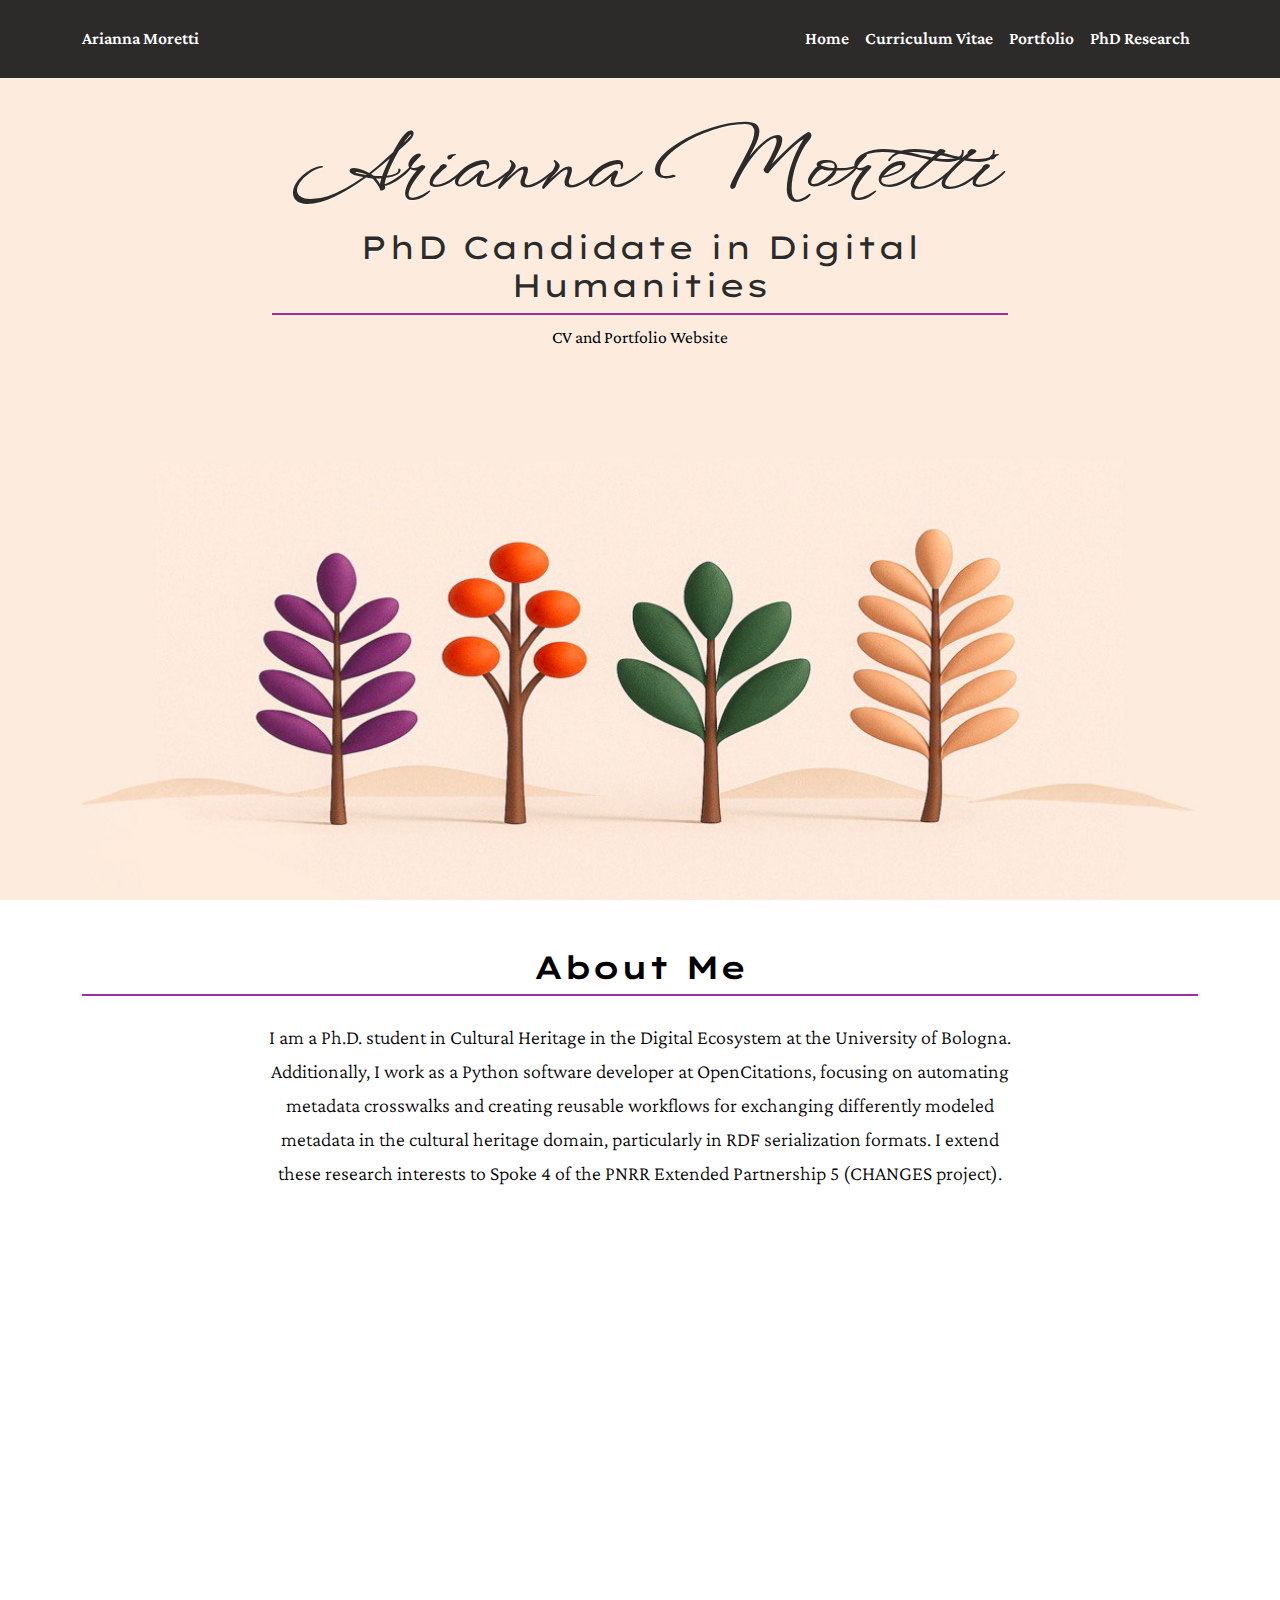
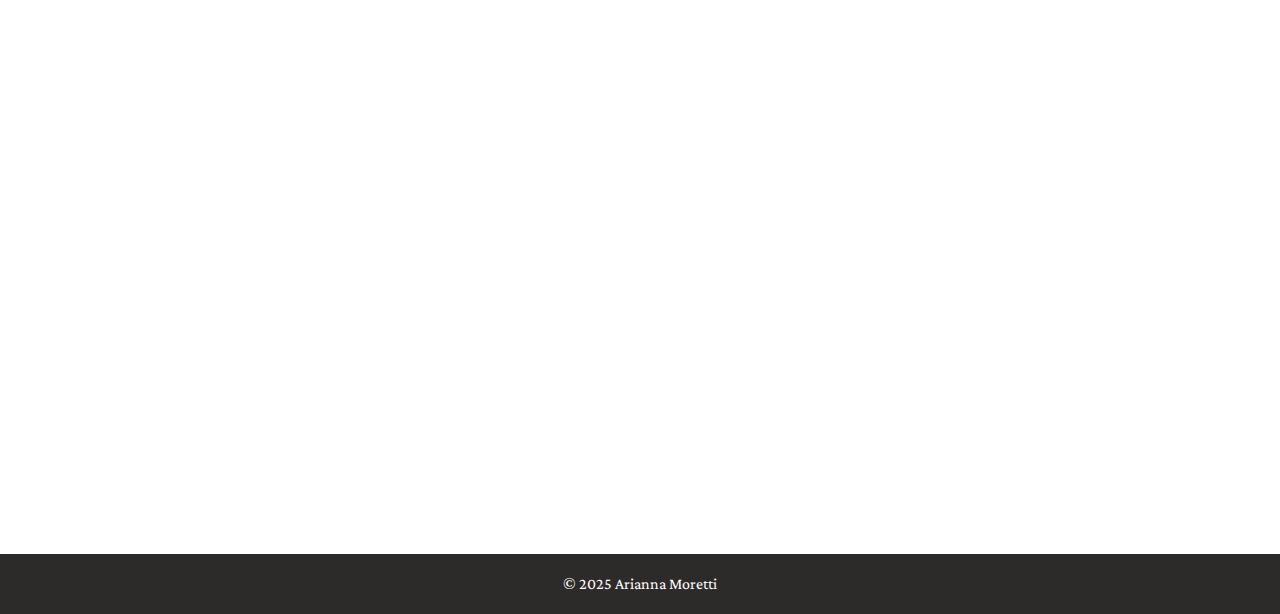
<file: index.html>
<!DOCTYPE html>
<html lang="en">
  <head>
    <meta charset="utf-8" />
    <meta name="viewport" content="width=device-width, initial-scale=1" />
    <title>Arianna Moretti – Portfolio & CV</title>
    <!-- Bootstrap CSS -->
    <link
      href="https://cdn.jsdelivr.net/npm/bootstrap@5.3.0/dist/css/bootstrap.min.css"
      rel="stylesheet"
    />
    <!-- Google Fonts -->
    <link rel="preconnect" href="https://fonts.googleapis.com">
    <link rel="preconnect" href="https://fonts.gstatic.com" crossorigin>
    <link href="https://fonts.googleapis.com/css2?family=Crimson+Pro:ital,wght@0,200..900;1,200..900&family=Lexend+Peta:wght@100..900&family=WindSong:wght@400;500&display=swap" rel="stylesheet">
    <!-- Custom CSS -->
    <link href="css/styles.css" rel="stylesheet" />
  </head>
  <body id="page-top">
    <!-- Header and Navbar -->
    <header>
      <nav class="navbar navbar-expand-lg navbar-dark custom-navbar fixed-top">
        <div class="container">
          <a class="navbar-brand" href="index.html">Arianna Moretti</a>
          <button class="navbar-toggler" type="button" data-bs-toggle="collapse" data-bs-target="#navbarContent"
                  aria-controls="navbarContent" aria-expanded="false" aria-label="Toggle navigation">
            <span class="navbar-toggler-icon"></span>
          </button>
          <div class="collapse navbar-collapse" id="navbarContent">
            <ul class="navbar-nav ms-auto mb-2 mb-lg-0">
              <li class="nav-item">
                <a class="nav-link active" href="index.html">Home</a>
              </li>
              <li class="nav-item">
                <a class="nav-link" href="cv.html">Curriculum Vitae</a>
              </li>
              <li class="nav-item">
                <a class="nav-link" href="portfolio.html">Portfolio</a>
              </li>
              <li class="nav-item">
                <a class="nav-link" href="phd.html">PhD Research</a>
              </li>
            </ul>
          </div>
        </div>
      </nav>
    </header>

    <!-- Hero Section with Background Image -->
    <section id="hero" class="hero-image">
      <div class="hero-content text-center">
        <h1 class="display-3">Arianna Moretti</h1>
        <h2 class="lead">PhD Candidate in Digital Humanities</h2>
        <p class="small mt-2">CV and Portfolio Website</p>
      </div>
    </section>

    <!-- Professional Profile Section -->
    <section id="about" class="py-5 bg-white">
      <div class="container text-center">
        <h2 class="mb-4">About Me</h2>
        <p class="lead mx-auto" style="max-width: 750px;">
        I am a Ph.D. student in Cultural Heritage in the Digital Ecosystem at
        the University of Bologna. Additionally, I work as a Python software
        developer at OpenCitations, focusing on automating metadata
        crosswalks and creating reusable workflows for exchanging
        differently modeled metadata in the cultural heritage domain,
        particularly in RDF serialization formats. I extend these research
        interests to Spoke 4 of the PNRR Extended Partnership 5 (CHANGES
        project).
        </p>
      </div>
    </section>

    <!-- CV / Portfolio / PhD Section -->
    <section id="cv-portfolio-links" class="d-flex flex-column text-white">
      <!-- CV & Portfolio Blocks affiancati su schermi grandi -->
      <div class="d-flex flex-column flex-lg-row">
        <!-- CV Block -->
        <a href="cv.html" class="link-block bg-cv text-center d-flex align-items-center justify-content-center animate-top hidden flex-fill">
          <div>
            <h3 class="mb-1">Curriculum Vitae</h3>
            <p class="small">Discover my academic and professional path</p>
          </div>
        </a>
        <!-- Portfolio Block -->
        <a href="portfolio.html" class="link-block bg-portfolio text-center d-flex align-items-center justify-content-center animate-bottom hidden flex-fill">
          <div>
            <h3 class="mb-1">Portfolio</h3>
            <p class="small">Explore my projects and creative work</p>
          </div>
        </a>
      </div>

      <!-- PhD Block (full-width sotto i due precedenti) -->
      <a href="phd.html" class="link-block bg-phd bg-phd text-center d-flex align-items-center justify-content-center animate-fade hidden w-100">
        <div>
          <h3 class="mb-1">PhD Research</h3>
          <p class="small">Learn more about my doctoral work and research focus</p>
        </div>
      </a>
    </section>

    <!-- Footer -->
    <footer class="custom-footer text-center py-3">
      <div class="container">
        <p>© 2025 Arianna Moretti</p>
      </div>
    </footer>

      <!-- Bootstrap JS -->
    <script src="https://cdn.jsdelivr.net/npm/bootstrap@5.3.0/dist/js/bootstrap.bundle.min.js"></script>

    <!-- Custom JS -->
    <script src="js/scripts.js"></script>

  </body>
</html>
</file>
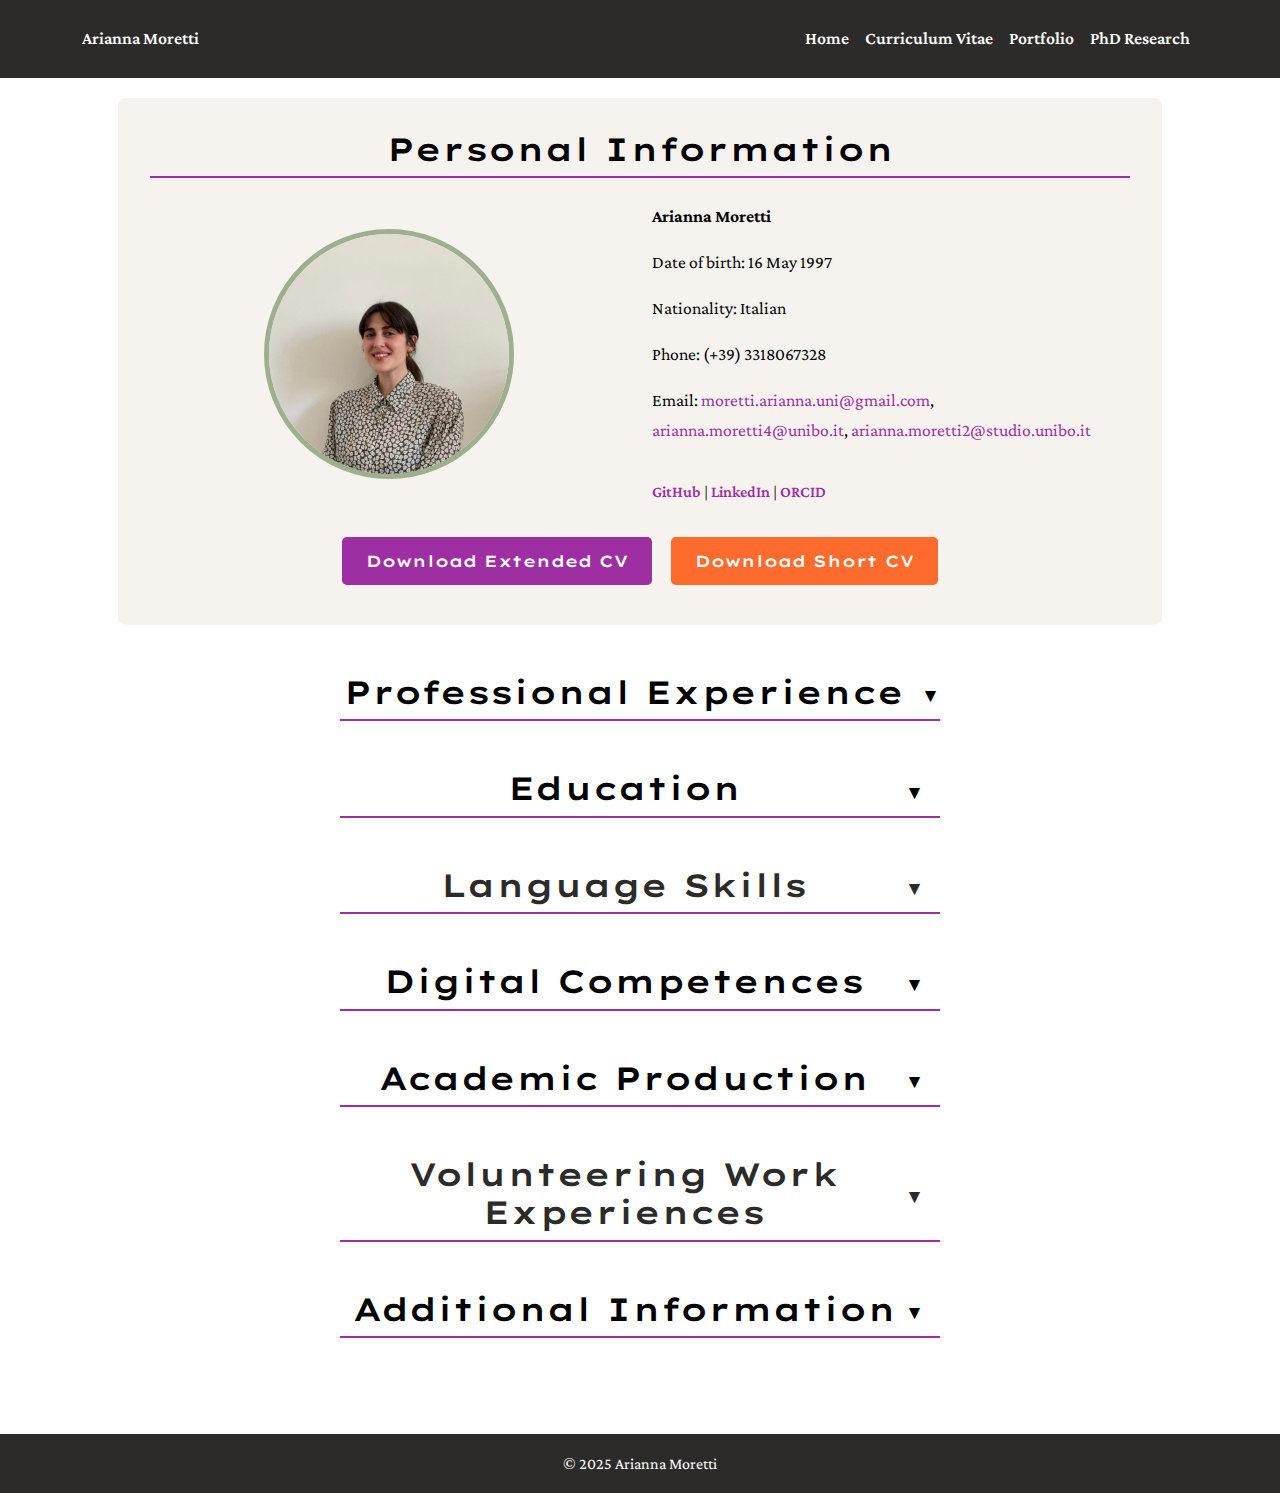
<file: cv.html>
<!DOCTYPE html>
<html lang="en">
  <head>
    <meta charset="utf-8" />
    <meta name="viewport" content="width=device-width, initial-scale=1" />
    <title>Curriculum Vitae - Arianna Moretti</title>
    <!-- Google Fonts -->
    <link rel="preconnect" href="https://fonts.googleapis.com" />
    <link rel="preconnect" href="https://fonts.gstatic.com" crossorigin />
    <link
      href="https://fonts.googleapis.com/css2?family=Crimson+Pro:ital,wght@0,200..900;1,200..900&family=Lexend+Peta:wght@100..900&family=WindSong:wght@400;500&display=swap"
      rel="stylesheet"
    />
    <!-- Bootstrap CSS -->
    <link
      href="https://cdn.jsdelivr.net/npm/bootstrap@5.3.0/dist/css/bootstrap.min.css"
      rel="stylesheet"
    />
    <!-- Custom CSS -->
    <link href="css/styles.css" rel="stylesheet" />
  </head>
  <body id="page-top">
    <!-- Header e Navbar -->
    <header>
      <nav class="navbar navbar-expand-lg navbar-dark custom-navbar fixed-top">
        <div class="container">
          <a class="navbar-brand" href="index.html">Arianna Moretti</a>
          <button class="navbar-toggler" type="button" data-bs-toggle="collapse" data-bs-target="#navbarContent"
                  aria-controls="navbarContent" aria-expanded="false" aria-label="Toggle navigation">
            <span class="navbar-toggler-icon"></span>
          </button>
          <div class="collapse navbar-collapse" id="navbarContent">
            <ul class="navbar-nav ms-auto mb-2 mb-lg-0">
              <li class="nav-item">
                <a class="nav-link" href="index.html">Home</a>
              </li>
              <li class="nav-item">
                <a class="nav-link" href="cv.html">Curriculum Vitae</a>
              </li>
              <li class="nav-item">
                <a class="nav-link active" href="portfolio.html">Portfolio</a>
              </li>
              <li class="nav-item">
                <a class="nav-link" href="phd.html">PhD Research</a>
              </li>
            </ul>
          </div>
        </div>
      </nav>
    </header>
    <!-- Main CV Content -->
    <main class="container py-5 px-3 px-md-5">

    <!-- Sezione Informazioni Personali -->
    <section id="informazioni-personali" class="mb-5">
      <!-- Titolo della sezione -->
      <h2 class="mb-4 text-center">Personal Information</h2>
      <div class="row d-flex">
        <!-- Colonna per l'immagine (50% dello spazio su desktop, 100% su mobile) -->
        <div class="col-12 col-md-6 d-flex justify-content-center align-items-center">
          <div class="circular-frame">
            <img
              src="assets/img/cv_pic.jpg"
              alt="Arianna Moretti"
              class="img-fluid profile-photo"
            />
          </div>
        </div>
        <!-- Colonna per il testo (50% dello spazio su desktop, 100% su mobile) -->
        <div class="col-12 col-md-6 d-flex flex-column justify-content-center">
          <p><strong>Arianna Moretti</strong></p>
          <p>Date of birth: 16 May 1997</p>
          <p>Nationality: Italian</p>
          <p>Phone: (+39) 3318067328</p>
          <p>
            Email:
            <a href="mailto:moretti.arianna.uni@gmail.com">moretti.arianna.uni@gmail.com</a>,
            <a href="mailto:arianna.moretti4@unibo.it">arianna.moretti4@unibo.it</a>,
            <a href="mailto:arianna.moretti2@studio.unibo.it">arianna.moretti2@studio.unibo.it</a>
          </p>
          <!-- Nuovo blocco per i profili social -->
          <div class="social-links mt-3">
            <p>
              <a href="https://github.com/ariannamorettj" target="_blank">GitHub</a> |
              <a href="https://it.linkedin.com/in/arianna-moretti-588b72233" target="_blank">LinkedIn</a> |
              <a href="https://orcid.org/0000-0001-5486-7070" target="_blank">ORCID</a>
            </p>
          </div>
        </div>
      </div>
      <!-- Sezione Bottoni per il Download del CV -->
      <div class="text-center mt-4">
        <a href="assets/doc/CV_Arianna_Moretti_8_24_extended[7176].pdf" target="_blank" class="btn btn-custom btn-extended m-2">
          Download Extended CV
        </a>
        <a href="assets/doc/CV_Short_AriannaMoretti_02_25_.pdf" target="_blank" class="btn btn-custom btn-short m-2">
          Download Short CV
        </a>
      </div>
    </section>
      <!-- Sezione Esperienza Professionale -->
      <section id="esperienza-professionale" class="mb-5 collapsible-section education-section">
        <!-- Titolo della sezione cliccabile -->
        <h2 class="mb-4 text-center" data-bs-toggle="collapse" data-bs-target="#experienceContent" aria-expanded="false" aria-controls="experienceContent" style="cursor: pointer;">
          Professional Experience
        </h2>
        <!-- Contenuto Collassabile -->
        <div class="collapse" id="experienceContent">
          <!-- Esperienza 1 -->
          <div class="experience-item mb-4">
            <h3>Ph.D. Student in Cultural Heritage in the Digital Ecosystem</h3>
            <p><strong>1 MAR 2023 – CURRENT, Bologna, Italy</strong></p>
            <p><em>FICLIT (UNIBO) – University of Bologna</em></p>
            <p>
              The main research interest of my PhD is the automation of metadata crosswalks between different data models and file formats.
              More in detail, I deal with the creation of highly reusable workflows for the exchange of variously modeled metadata in the cultural heritage domain, with particular attention to the RDF serialization formats.
              I pursue the same research interests as a part of the Spoke 4 of the PNRR Extended Partnership 5 (Cultural Heritage Active Innovation for Sustainable Society – CHANGES) and as a software developer at OpenCitations.
            </p>
            <p>
              <strong>Business or Sector:</strong> Other service activities<br>
              <strong>Department:</strong> Department of Classical Philology and Italian Studies<br>
              <strong>Website:</strong> <a href="https://phd.unibo.it/chede/en" target="_blank">https://phd.unibo.it/chede/en</a>
            </p>
          </div>

          <!-- Esperienza 2 -->
          <div class="experience-item mb-4">
            <h3>Teaching Tutor for Basic Computer Science Course</h3>
            <p><strong>14 DEC 2022 – CURRENT, Bologna, Italy</strong></p>
            <p><em>FICLIT (UNIBO) – University of Bologna</em></p>
            <p>
              Educational support for the Basic Computer Science course (1) (A-L) within the Humanities degree program (8850) at the University of Bologna.
              The course covers the following topics:
            </p>
            <ul>
              <li>Introduction to computational thinking</li>
              <li>Data structures</li>
              <li>Algorithms and computability</li>
              <li>Programming languages</li>
              <li>World Wide Web</li>
              <li>Internet and information transfer</li>
              <li>Web pages</li>
              <li>Information technology in the humanities</li>
            </ul>
            <p>
              <strong>Department:</strong> Department of Classical Philology and Italian Studies<br>
              <strong>Email:</strong> <a href="mailto:ficlit.info@unibo.it">ficlit.info@unibo.it</a><br>
              <strong>Website:</strong> <a href="https://ficlit.unibo.it/it" target="_blank">https://ficlit.unibo.it/it</a>
            </p>
          </div>

          <!-- Esperienza 3 -->
          <div class="experience-item mb-4">
            <h3>Software Developer at OpenCitations - Research Fellow</h3>
            <p><strong>1 APR 2022 – 28 FEB 2023, Bologna, Italy</strong></p>
            <p><em>FICLIT (UNIBO) – University of Bologna</em></p>
            <p>
              <strong>Responsibilities:</strong>
            </p>
            <ul>
              <li>Python software development for processing citation and bibliographic data</li>
              <li>Creation of indexes of citation data (processing and production of CSV, JSON, RDF file formats)</li>
              <li>Data extraction, processing, and visualization in JavaScript (from Prometheus file format), using CSS and HTML</li>
              <li>Data analysis and processing for metadata crosswalk from new data sources to OpenCitations Data Model</li>
              <li>Use of APIs (data extraction and processing)</li>
              <li>Preliminary work to create APIs for querying the citation indexes</li>
              <li>Study and use of Semantic Web technologies (Linked Data)</li>
              <li>Data analysis related to the use of the services provided by OpenCitations</li>
              <li>Collaboration in writing scholarly articles</li>
              <li>Application of foundational Open Science principles</li>
            </ul>
            <p>
              <strong>Business or Sector:</strong> Education<br>
              <strong>Department:</strong> Department of Classical Philology and Italian Studies<br>
              <strong>Address:</strong> Via Zamboni, 32, 40126, Bologna, Italy<br>
              <strong>Email:</strong> <a href="mailto:contact@opencitations.net">contact@opencitations.net</a><br>
              <strong>Website:</strong> <a href="http://opencitations.net" target="_blank">http://opencitations.net</a>
            </p>
          </div>

          <!-- Esperienza 4 -->
          <div class="experience-item mb-4">
            <h3>Intern (for Curricular Internship) at OpenCitations Digital Humanities Advanced Research Center (DH.ARC)</h3>
            <p><strong>13 JAN 2022 – 9 FEB 2022, Bologna (BO), Via Zamboni, 34, Italy</strong></p>
            <p>
              Participation in OpenCitations' projects at the Digital Humanities Advanced Research Center, including:
            </p>
            <ul>
              <li>Data extraction from log data files (Prometheus file format)</li>
              <li>Data processing</li>
              <li>Data visualization</li>
            </ul>
            <p>
              <strong>Languages & Technologies:</strong> Python, JavaScript (D3.js, Chart.js), Prometheus toolkit
            </p>
          </div>

          <!-- Esperienza 5 -->
          <div class="experience-item mb-4">
            <h3>Intern (for Thesis Internship) at OpenCitations Digital Humanities Advanced Research Center (DH.ARC)</h3>
            <p><strong>3 NOV 2021 – 3 JAN 2022, Bologna (BO), Via Zamboni, 34, Italy</strong></p>
            <p>
              Participation in OpenCitations' projects at the Digital Humanities Advanced Research Center, including:
            </p>
            <ul>
              <li>Data extraction</li>
              <li>Data processing</li>
              <li>Triplestore population for citation data index creation (using Blazegraph)</li>
            </ul>
            <p>
              <strong>Languages & Technologies:</strong> Python, SPARQL, Semantic Web Technologies
            </p>
          </div>

          <!-- Esperienza 6 -->
          <div class="experience-item mb-4">
            <h3>Intern (for Curricular Internship) at the Human Resources Office of SME Group Ltd.</h3>
            <p><strong>24 MAR 2019 – 4 APR 2019, Cessalto (TV), Via Vittoria, 45, Italy</strong></p>
            <p>
              Activities included:
            </p>
            <ul>
              <li>Supporting employees in safety training and courses</li>
              <li>Organizing and filing documentation related to safety courses</li>
              <li>Data entry for employees' work careers and shift organization</li>
              <li>Conducting training and updating activities</li>
              <li>Assisting the HR manager in employee interviews</li>
              <li>Selecting resumes for job interviews based on required skills</li>
            </ul>
          </div>

        </div> <!-- Fine contenuto collassabile -->
      </section>

      <!-- Sezione Education -->
      <section id="formazione" class="mb-5 collapsible-section esperienza-professionale-section">
        <h2 class="mb-4 text-center" data-bs-toggle="collapse" data-bs-target="#educationContent" aria-expanded="false" aria-controls="educationContent" style="cursor:pointer;">
          Education
        </h2>
        <div class="collapse" id="educationContent">
          <!-- Education Item 1: Master's Degree -->
          <div class="education-item mb-4">
            <h3>Master's Degree in Digital Humanities and Digital Knowledge</h3>
            <p><strong>AUG 2019 – FEB 2022, Bologna, Italy</strong></p>
            <p>
              Alma Mater Studiorum, University of Bologna, FICLIT Department<br>
              Fundamentals of programming (Python, JavaScript, R, SPARQL), Web development (HTML, CSS, JavaScript), Semantic Web technologies, Natural Language Processing.
            </p>
            <p>
              <strong>Address:</strong> Via Zamboni 34, 40126, Bologna, Italy<br>
              <strong>Website:</strong> <a href="https://corsi.unibo.it/2cycle/DigitalHumanitiesKnowledge" target="_blank">https://corsi.unibo.it/2cycle/DigitalHumanitiesKnowledge</a>
            </p>
            <p><strong>Final grade:</strong> 110/110 con Lode</p>
            <p>
              <strong>Thesis:</strong> Extending The OpenCitations Codebase For Creating Non-DOI Citation Indexes: The Ingestion Of The NIH Open Citation Collection
            </p>
          </div>

          <!-- Education Item 2: Bachelor's Degree -->
          <div class="education-item mb-4">
            <h3>Bachelor's Degree in Anthropology, Religions and Oriental Civilizations</h3>
            <p><strong>AUG 2016 – JUN 2019, Bologna, Italy</strong></p>
            <p>
              Alma Mater Studiorum, University of Bologna, DISCI Department<br>
              Antropologia Culturale, Tecniche della Ricerca Etnografica, Antropologia Digitale.
            </p>
            <p>
              <strong>Address:</strong> Via Zamboni, 38, 40126, Bologna, Italy<br>
              <strong>Website:</strong> <a href="https://corsi.unibo.it/laurea/ScienzeAntropologiche" target="_blank">https://corsi.unibo.it/laurea/ScienzeAntropologiche</a>
            </p>
            <p><strong>Final grade:</strong> 110/110 con Lode</p>
            <p>
              <strong>Thesis:</strong> Business, Social Networks, E-Tribes, and "Virtual" Realities: An Analysis of Ethnographic Research on Digital Social Platforms
            </p>
          </div>

          <!-- Education Item 3: High School Diploma -->
          <div class="education-item mb-4">
            <h3>Classical High School Diploma</h3>
            <p><strong>AUG 2011 – JUN 2016, Jesi, Italy</strong></p>
            <p>
              Liceo Classico Vittorio Emanuele II<br>
              <strong>Address:</strong> Corso Giacomo Matteotti, 48, 60035, Jesi, Italy<br>
              <strong>Website:</strong> <a href="https://liceoclassicojesi.edu.it/" target="_blank">https://liceoclassicojesi.edu.it/</a>
            </p>
            <p><strong>Final grade:</strong> 100/100 con Lode</p>
          </div>

        </div>
      </section>

      <!-- Sezione Language Skills -->
      <section id="language-skills" class="mb-5 collapsible-section language-section">
        <h2 class="mb-4 text-center" data-bs-toggle="collapse" data-bs-target="#languageSkillsContent" aria-expanded="false" aria-controls="languageSkillsContent" style="cursor:pointer;">
          Language Skills
        </h2>
        <div class="collapse" id="languageSkillsContent">
          <div class="table-responsive">
            <table class="table table-bordered text-center language-table">
              <thead>
                <tr>
                  <th rowspan="2">Language</th>
                  <th colspan="2">UNDERSTANDING</th>
                  <th colspan="2">SPEAKING</th>
                  <th rowspan="2">WRITING</th>
                </tr>
                <tr>
                  <th>Listening</th>
                  <th>Reading</th>
                  <th>Spoken production</th>
                  <th>Spoken interaction</th>
                </tr>
              </thead>
              <tbody>
                <tr>
                  <td>ITALIAN</td>
                  <td>C2</td>
                  <td>C2</td>
                  <td>C2</td>
                  <td>C2</td>
                  <td>C2</td>
                </tr>
                <tr>
                  <td>ENGLISH</td>
                  <td>C1</td>
                  <td>C1</td>
                  <td>C1</td>
                  <td>C1</td>
                  <td>C1</td>
                </tr>
                <tr>
                  <td>FRENCH</td>
                  <td>C1</td>
                  <td>C1</td>
                  <td>B2</td>
                  <td>B2</td>
                  <td>B2</td>
                </tr>
              </tbody>
            </table>
          </div>
          <p class="text-center language-note">
            <small>
              Levels: A1 and A2: Basic user; B1 and B2: Independent user; C1 and C2: Proficient user
            </small>
          </p>
          <div class="text-center mt-4">
            <a href="assets/doc/IELTS.pdf" target="_blank" class="btn btn-custom btn-ielts m-2">
              Download IELTS Certificate
            </a>
            <a href="assets/doc/CAE.pdf" target="_blank" class="btn btn-custom btn-cae m-2">
              Download CAE Certificate
            </a>
          </div>
        </div>
      </section>

      <!-- Sezione Skills and Competences (collapsabile) -->
      <section id="competenze" class="mb-5 collapsible-section">
        <!-- Titolo cliccabile della sezione -->
        <h2 class="mb-4 text-center" data-bs-toggle="collapse" data-bs-target="#skillsContent" aria-expanded="false" aria-controls="skillsContent">
          Digital Competences
        </h2>
        <!-- Contenuto Collassabile -->
        <div class="collapse" id="skillsContent">
          <div class="skills-list">
            <ul>
              <li>Proficient in front-end web languages: HTML, CSS, and JavaScript</li>
              <li>Graph Database Management Skills (Blazegraph)</li>
              <li>Expert use of Semantic Web and Linked Data Technologies (RDF, SPARQL, OWL)</li>
              <li>Proficient in the use of major operating systems</li>
              <li>Proficient in managing and utilizing APIs</li>
              <li>Solid foundation in computational thinking and programming algorithms</li>
              <li>Proficient in the use of version control systems (GitHub, GitLab)</li>
              <li>Expert use of Python for data extraction, analysis, processing, and visualization</li>
              <li>Expert in software development using Test Driven Development (TDD)</li>
              <li>Good knowledge of major communication protocols, especially HTTP and HTTPS</li>
              <li>Strong skills in formulating and utilizing data models for the cultural heritage domain</li>
            </ul>
          </div>
        </div>
      </section>

      <!-- Academic Production Section -->
      <section id="academic-production" class="mb-5 collapsible-section">
        <h2 class="mb-4 text-center" data-bs-toggle="collapse" data-bs-target="#academicProductionContent"
            aria-expanded="false" aria-controls="academicProductionContent" style="cursor: pointer;">
          Academic Production
        </h2>
        <div class="collapse" id="academicProductionContent">
          <div class="text-center">
            <a href="phd.html#scientific-publications" class="btn btn-custom mt-3">
              Go to Academic Publications and Research Products
            </a>
          </div>
        </div>
      </section>

      <!-- Volunteering Work Experiences Section -->
      <section id="volunteering" class="mb-5 collapsible-section">
        <h2 class="mb-4 text-center" data-bs-toggle="collapse" data-bs-target="#volunteeringContent" aria-expanded="false" aria-controls="volunteeringContent" style="cursor:pointer;">
          Volunteering Work Experiences
        </h2>
        <div class="collapse" id="volunteeringContent">

          <!-- Experience 1 -->
          <div class="volunteering-item mb-4">

            <h3>Amicizia a Domicilio</h3>
            <p><strong>OCT 2013 – NOV 2021, Jesi (Italy)</strong></p>
            <p>
              Volunteered at <strong>Amicizia a Domicilio</strong> (non-profit organization).<br>
              Participated in organizational activities aimed at providing social and financial support to families in need within the local community.
            </p>
          </div>

          <!-- Experience 2 -->
          <div class="volunteering-item mb-4">
            <h3>New Generation Nosy Faly ONLUS</h3>
            <p><strong>11 AUG 2019 – 4 SEP 2019, Nosy Faly (Madagascar)</strong></p>
            <p>
              Volunteered at <strong>New Generation Nosy Faly ONLUS</strong>.<br>
              Provided support in educational activities with primary and secondary school students in French.
            </p>
          </div>

          <!-- Experience 3 -->
          <div class="volunteering-item mb-4">
            <h3>Bitame Lucia International School</h3>
            <p><strong>6 AUG 2017 – 6 SEP 2017, Nkolfolou (Yaoundé, Cameroon)</strong></p>
            <p>
              Volunteered at <strong>Bitame Lucia International School</strong>.<br>
              Provided support in extracurricular summer activities aimed at reinforcing fundamental subjects to help integrate future students into classes, conducted in English.
            </p>
          </div>
        </div>
      </section>

      <!-- Sezione Additional Information (collapsabile) -->
      <section id="extra" class="mb-5 collapsible-section">
        <h2 class="mb-4 text-center" data-bs-toggle="collapse" data-bs-target="#extraContent" aria-expanded="false" aria-controls="extraContent" style="cursor: pointer;">
          Additional Information
        </h2>
        <div class="collapse" id="extraContent">
          <p><strong>Driver's license:</strong> B</p>
          <p>
            <strong>Communication and Interpersonal Skills:</strong>
            Solid experience in collaborative work, primarily cultivated through participation in team-based projects as part of the Master's Degree program in Digital Humanities and Digital Knowledge. Constantly trying my best to improve my originally humble time-management skills.
          </p>
        </div>
      </section>

    </main>

    <!-- Footer -->
    <footer class="custom-footer text-center py-3">
      <div class="container">
        <p>© 2025 Arianna Moretti</p>
      </div>
    </footer>

    <!-- Scripts -->
    <script src="https://cdn.jsdelivr.net/npm/bootstrap@5.3.0/dist/js/bootstrap.bundle.min.js"></script>
    <script src="js/scripts.js"></script>
  </body>
</html>
</file>
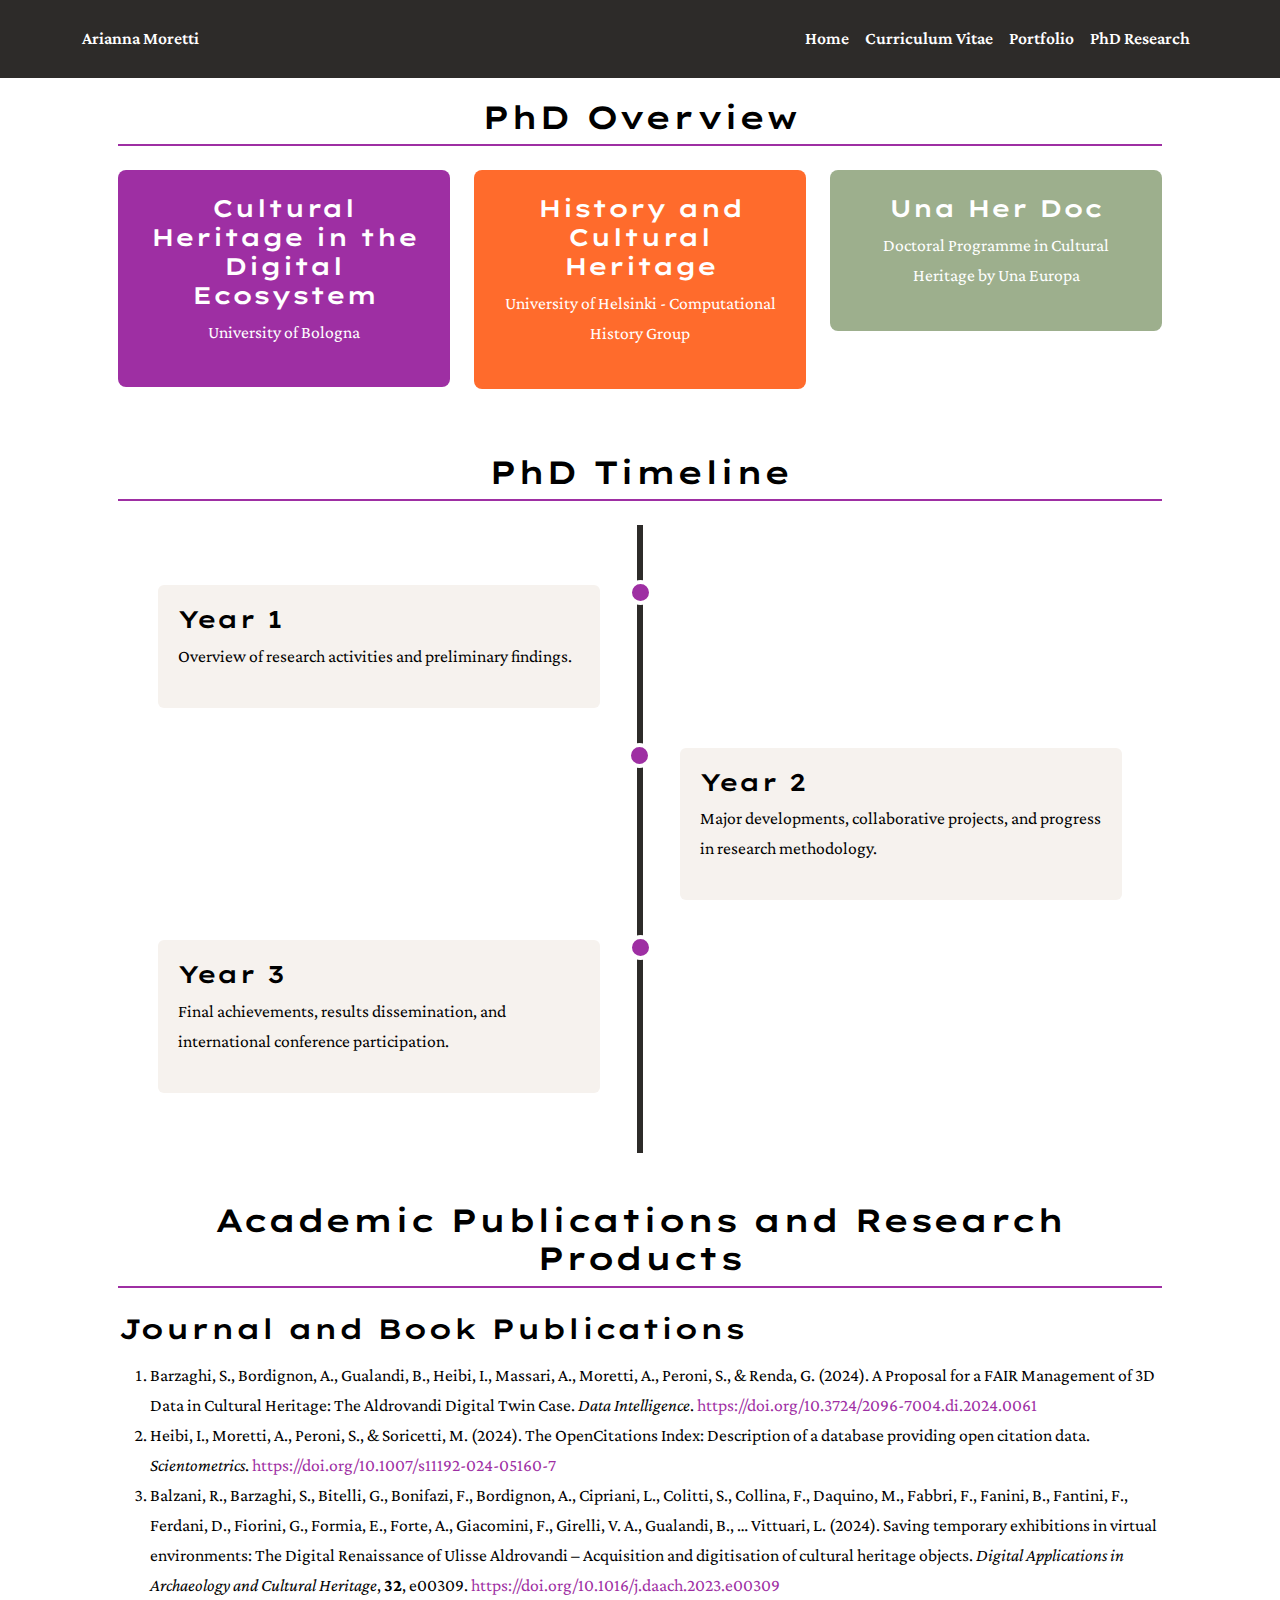
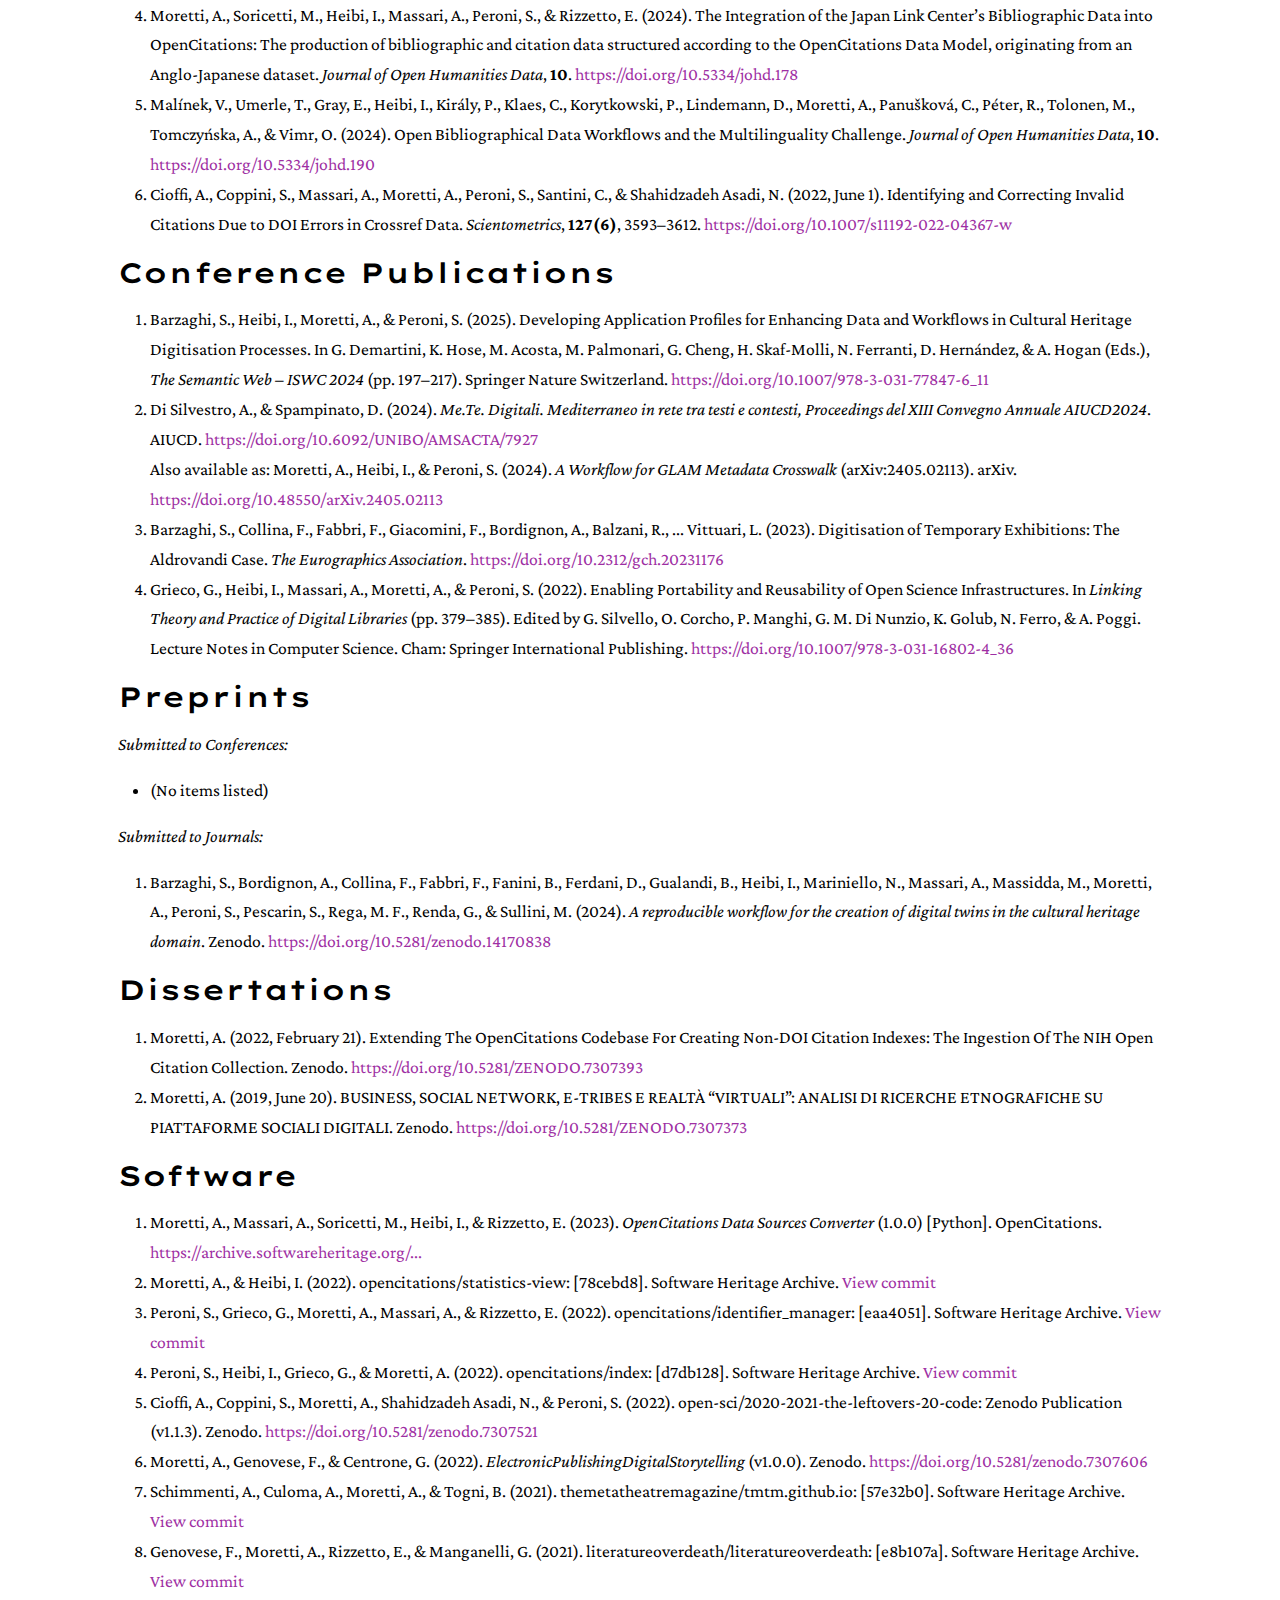
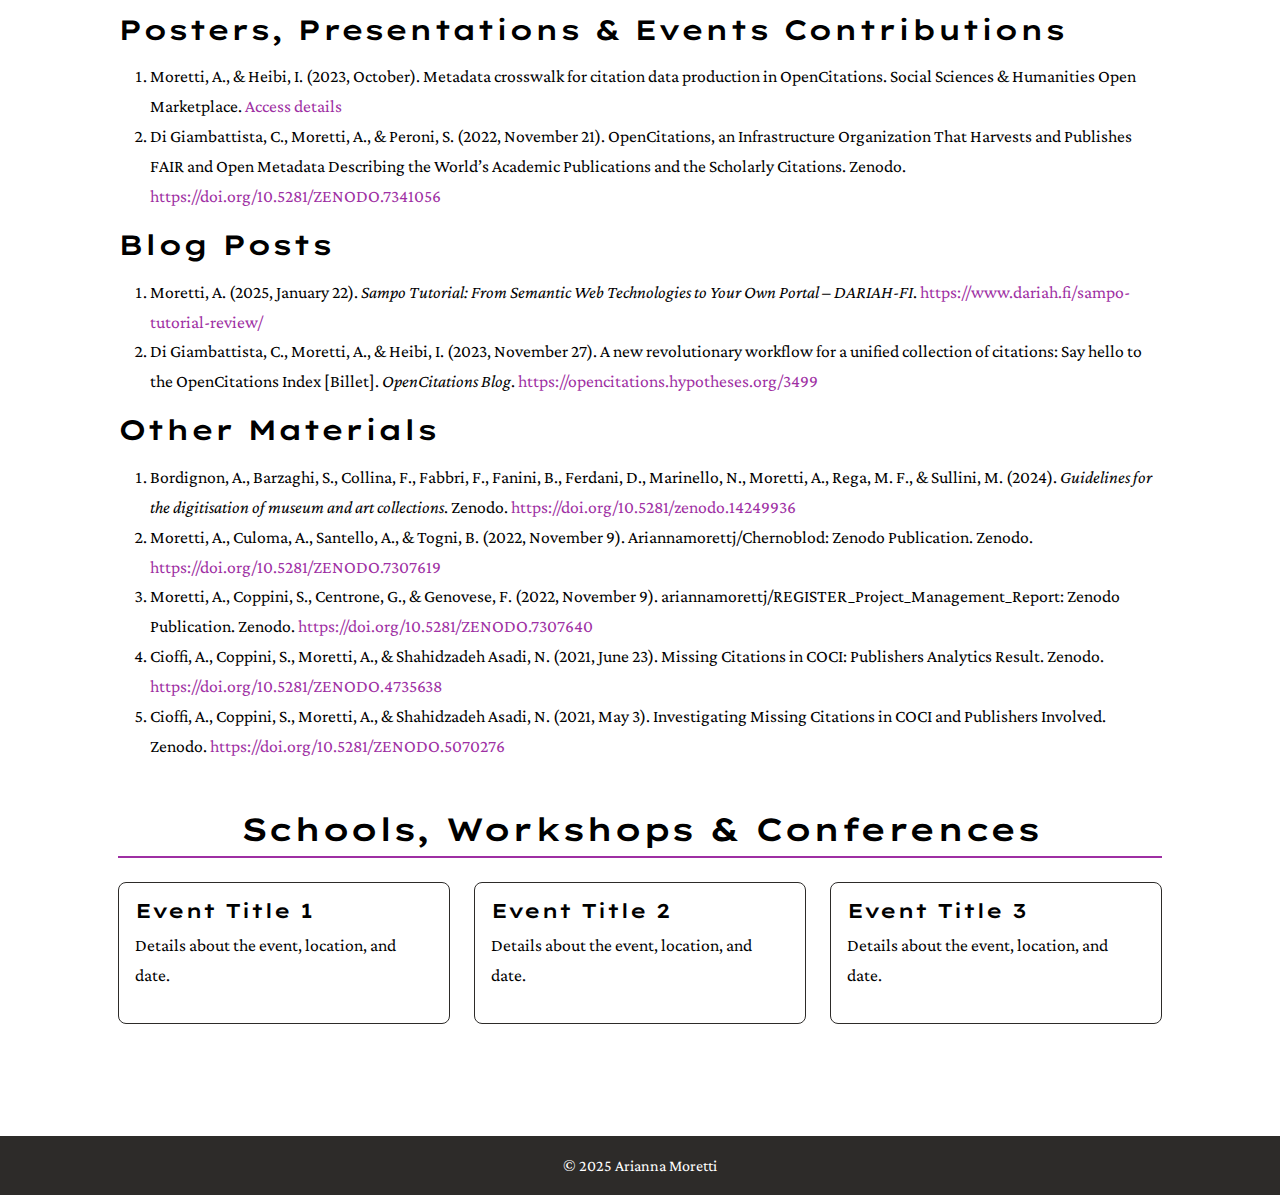
<file: phd.html>
<!DOCTYPE html>
<html lang="en">
  <head>
    <meta charset="utf-8" />
    <meta name="viewport" content="width=device-width, initial-scale=1" />
    <title>PhD Research - Arianna Moretti</title>
    <!-- Google Fonts -->
    <link rel="preconnect" href="https://fonts.googleapis.com" />
    <link rel="preconnect" href="https://fonts.gstatic.com" crossorigin />
    <link
      href="https://fonts.googleapis.com/css2?family=Crimson+Pro:ital,wght@0,200..900;1,200..900&family=Lexend+Peta:wght@100..900&family=WindSong:wght@400;500&display=swap"
      rel="stylesheet"
    />
    <!-- Bootstrap CSS -->
    <link
      href="https://cdn.jsdelivr.net/npm/bootstrap@5.3.0/dist/css/bootstrap.min.css"
      rel="stylesheet"
    />
    <!-- Custom CSS -->
    <link href="css/styles.css" rel="stylesheet" />

  </head>
  <body id="page-top">
    <!-- Header e Navbar (stesso stile degli altri file) -->
  <header>
    <nav class="navbar navbar-expand-lg navbar-dark custom-navbar fixed-top">
      <div class="container">
        <a class="navbar-brand" href="index.html">Arianna Moretti</a>
        <button class="navbar-toggler" type="button" data-bs-toggle="collapse" data-bs-target="#navbarContent"
                aria-controls="navbarContent" aria-expanded="false" aria-label="Toggle navigation">
          <span class="navbar-toggler-icon"></span>
        </button>
        <div class="collapse navbar-collapse" id="navbarContent">
          <ul class="navbar-nav ms-auto mb-2 mb-lg-0">
            <li class="nav-item">
              <a class="nav-link" href="index.html">Home</a>
            </li>
            <li class="nav-item">
              <a class="nav-link" href="cv.html">Curriculum Vitae</a>
            </li>
            <li class="nav-item">
              <a class="nav-link" href="portfolio.html">Portfolio</a>
            </li>
            <li class="nav-item">
              <a class="nav-link active" href="phd.html">PhD Research</a>
            </li>
          </ul>
        </div>
      </div>
    </nav>
  </header>

    <!-- Main Content -->
    <main class="container py-5 px-3 px-md-5">

      <!-- Sezione 1: PhD Overview – 3 Block -->
      <section id="phd-overview" class="mb-5">
        <h2 class="mb-4 text-center">PhD Overview</h2>
        <div class="row text-center">
          <!-- Blocco 1 -->
          <div class="col-md-4">
            <div class="phd-block" style="background-color: var(--color-viola); color: var(--color-white);">
              <h4>Cultural Heritage in the Digital Ecosystem</h4>
              <p>University of Bologna</p>
            </div>
          </div>
          <!-- Blocco 2 -->
          <div class="col-md-4">
            <div class="phd-block" style="background-color: var(--color-arancione); color: var(--color-white);">
              <h4>History and Cultural Heritage</h4>
              <p>University of Helsinki - Computational History Group</p>
            </div>
          </div>
          <!-- Blocco 3 -->
          <div class="col-md-4">
            <div class="phd-block" style="background-color: var(--color-verde); color: var(--color-white);">
              <h4>Una Her Doc</h4>
              <p>Doctoral Programme in Cultural Heritage by Una Europa</p>
            </div>
          </div>
        </div>
      </section>

      <!-- Sezione 2: Timeline con card espandibili -->
      <section id="phd-timeline" class="mb-5">
        <h2 class="mb-4 text-center">PhD Timeline</h2>
        <div class="timeline">
          <!-- Timeline Item 1 (Left) -->
          <div class="timeline-item left" data-bs-toggle="collapse" data-bs-target="#collapseYear1" aria-expanded="false" aria-controls="collapseYear1">
            <div class="timeline-content">
              <h4>Year 1</h4>
              <p>Overview of research activities and preliminary findings.</p>
              <!-- Sezione nascosta con dettagli aggiuntivi -->
              <div class="collapse" id="collapseYear1">
                <p>Detailed description for Year 1: research methodologies, milestones, and initial results.</p>
              </div>
            </div>
          </div>
          <!-- Timeline Item 2 (Right) -->
          <div class="timeline-item right" data-bs-toggle="collapse" data-bs-target="#collapseYear2" aria-expanded="false" aria-controls="collapseYear2">
            <div class="timeline-content">
              <h4>Year 2</h4>
              <p>Major developments, collaborative projects, and progress in research methodology.</p>
              <!-- Sezione nascosta con dettagli aggiuntivi -->
              <div class="collapse" id="collapseYear2">
                <p>Detailed description for Year 2: further collaborations, deeper analysis, and significant publications.</p>
              </div>
            </div>
          </div>
          <!-- Timeline Item 3 (Left) -->
          <div class="timeline-item left" data-bs-toggle="collapse" data-bs-target="#collapseYear3" aria-expanded="false" aria-controls="collapseYear3">
            <div class="timeline-content">
              <h4>Year 3</h4>
              <p>Final achievements, results dissemination, and international conference participation.</p>
              <!-- Sezione nascosta con dettagli aggiuntivi -->
              <div class="collapse" id="collapseYear3">
                <p>Detailed description for Year 3: conclusions, final projects, and future directions.</p>
              </div>
            </div>
          </div>
        </div>
      </section>


      <!-- Sezione 3: Publications -->
      <section id="phd-publications" class="mb-5">
        <h2 class="mb-4 text-center" id="scientific-publications">Academic Publications and Research Products</h2>

        <!-- Journal and Book Publications -->
        <h3 class="mb-3">Journal and Book Publications</h3>
        <ol>
          <li>
            Barzaghi, S., Bordignon, A., Gualandi, B., Heibi, I., Massari, A., Moretti, A., Peroni, S., & Renda, G. (2024). A Proposal for a FAIR Management of 3D Data in Cultural Heritage: The Aldrovandi Digital Twin Case. <em>Data Intelligence</em>.
            <a href="https://doi.org/10.3724/2096-7004.di.2024.0061" target="_blank">https://doi.org/10.3724/2096-7004.di.2024.0061</a>
          </li>
          <li>
            Heibi, I., Moretti, A., Peroni, S., & Soricetti, M. (2024). The OpenCitations Index: Description of a database providing open citation data. <em>Scientometrics</em>.
            <a href="https://doi.org/10.1007/s11192-024-05160-7" target="_blank">https://doi.org/10.1007/s11192-024-05160-7</a>
          </li>
          <li>
            Balzani, R., Barzaghi, S., Bitelli, G., Bonifazi, F., Bordignon, A., Cipriani, L., Colitti, S., Collina, F., Daquino, M., Fabbri, F., Fanini, B., Fantini, F., Ferdani, D., Fiorini, G., Formia, E., Forte, A., Giacomini, F., Girelli, V. A., Gualandi, B., … Vittuari, L. (2024). Saving temporary exhibitions in virtual environments: The Digital Renaissance of Ulisse Aldrovandi – Acquisition and digitisation of cultural heritage objects. <em>Digital Applications in Archaeology and Cultural Heritage</em>, <strong>32</strong>, e00309.
            <a href="https://doi.org/10.1016/j.daach.2023.e00309" target="_blank">https://doi.org/10.1016/j.daach.2023.e00309</a>
          </li>
          <li>
            Moretti, A., Soricetti, M., Heibi, I., Massari, A., Peroni, S., & Rizzetto, E. (2024). The Integration of the Japan Link Center’s Bibliographic Data into OpenCitations: The production of bibliographic and citation data structured according to the OpenCitations Data Model, originating from an Anglo-Japanese dataset. <em>Journal of Open Humanities Data</em>, <strong>10</strong>.
            <a href="https://doi.org/10.5334/johd.178" target="_blank">https://doi.org/10.5334/johd.178</a>
          </li>
          <li>
            Malínek, V., Umerle, T., Gray, E., Heibi, I., Király, P., Klaes, C., Korytkowski, P., Lindemann, D., Moretti, A., Panušková, C., Péter, R., Tolonen, M., Tomczyńska, A., & Vimr, O. (2024). Open Bibliographical Data Workflows and the Multilinguality Challenge. <em>Journal of Open Humanities Data</em>, <strong>10</strong>.
            <a href="https://doi.org/10.5334/johd.190" target="_blank">https://doi.org/10.5334/johd.190</a>
          </li>
          <li>
            Cioffi, A., Coppini, S., Massari, A., Moretti, A., Peroni, S., Santini, C., & Shahidzadeh Asadi, N. (2022, June 1). Identifying and Correcting Invalid Citations Due to DOI Errors in Crossref Data. <em>Scientometrics</em>, <strong>127(6)</strong>, 3593–3612.
            <a href="https://doi.org/10.1007/s11192-022-04367-w" target="_blank">https://doi.org/10.1007/s11192-022-04367-w</a>
          </li>
        </ol>

        <!-- Conference Publications -->
        <h3 class="mb-3">Conference Publications</h3>
        <ol>
          <li>
            Barzaghi, S., Heibi, I., Moretti, A., & Peroni, S. (2025). Developing Application Profiles for Enhancing Data and Workflows in Cultural Heritage Digitisation Processes. In G. Demartini, K. Hose, M. Acosta, M. Palmonari, G. Cheng, H. Skaf-Molli, N. Ferranti, D. Hernández, & A. Hogan (Eds.), <em>The Semantic Web – ISWC 2024</em> (pp. 197–217). Springer Nature Switzerland.
            <a href="https://doi.org/10.1007/978-3-031-77847-6_11" target="_blank">https://doi.org/10.1007/978-3-031-77847-6_11</a>
          </li>
          <li>
            Di Silvestro, A., & Spampinato, D. (2024). <em>Me.Te. Digitali. Mediterraneo in rete tra testi e contesti, Proceedings del XIII Convegno Annuale AIUCD2024</em>. AIUCD.
            <a href="https://doi.org/10.6092/UNIBO/AMSACTA/7927" target="_blank">https://doi.org/10.6092/UNIBO/AMSACTA/7927</a><br>
            Also available as: Moretti, A., Heibi, I., & Peroni, S. (2024). <em>A Workflow for GLAM Metadata Crosswalk</em> (arXiv:2405.02113). arXiv.
            <a href="https://doi.org/10.48550/arXiv.2405.02113" target="_blank">https://doi.org/10.48550/arXiv.2405.02113</a>
          </li>
          <li>
            Barzaghi, S., Collina, F., Fabbri, F., Giacomini, F., Bordignon, A., Balzani, R., ... Vittuari, L. (2023). Digitisation of Temporary Exhibitions: The Aldrovandi Case. <em>The Eurographics Association</em>.
            <a href="https://doi.org/10.2312/gch.20231176" target="_blank">https://doi.org/10.2312/gch.20231176</a>
          </li>
          <li>
            Grieco, G., Heibi, I., Massari, A., Moretti, A., & Peroni, S. (2022). Enabling Portability and Reusability of Open Science Infrastructures. In <em>Linking Theory and Practice of Digital Libraries</em> (pp. 379–385). Edited by G. Silvello, O. Corcho, P. Manghi, G. M. Di Nunzio, K. Golub, N. Ferro, & A. Poggi. Lecture Notes in Computer Science. Cham: Springer International Publishing.
            <a href="https://doi.org/10.1007/978-3-031-16802-4_36" target="_blank">https://doi.org/10.1007/978-3-031-16802-4_36</a>
          </li>
        </ol>

        <!-- Preprints -->
        <h3 class="mb-3">Preprints</h3>
        <p><em>Submitted to Conferences:</em></p>
        <ul>
          <li>(No items listed)</li>
        </ul>
        <p><em>Submitted to Journals:</em></p>
        <ol>
          <li>
            Barzaghi, S., Bordignon, A., Collina, F., Fabbri, F., Fanini, B., Ferdani, D., Gualandi, B., Heibi, I., Mariniello, N., Massari, A., Massidda, M., Moretti, A., Peroni, S., Pescarin, S., Rega, M. F., Renda, G., & Sullini, M. (2024). <em>A reproducible workflow for the creation of digital twins in the cultural heritage domain</em>. Zenodo.
            <a href="https://doi.org/10.5281/zenodo.14170838" target="_blank">https://doi.org/10.5281/zenodo.14170838</a>
          </li>
        </ol>

        <!-- Dissertations -->
        <h3 class="mb-3">Dissertations</h3>
        <ol>
          <li>
            Moretti, A. (2022, February 21). Extending The OpenCitations Codebase For Creating Non-DOI Citation Indexes: The Ingestion Of The NIH Open Citation Collection. Zenodo.
            <a href="https://doi.org/10.5281/ZENODO.7307393" target="_blank">https://doi.org/10.5281/ZENODO.7307393</a>
          </li>
          <li>
            Moretti, A. (2019, June 20). BUSINESS, SOCIAL NETWORK, E-TRIBES E REALTÀ “VIRTUALI”: ANALISI DI RICERCHE ETNOGRAFICHE SU PIATTAFORME SOCIALI DIGITALI. Zenodo.
            <a href="https://doi.org/10.5281/ZENODO.7307373" target="_blank">https://doi.org/10.5281/ZENODO.7307373</a>
          </li>
        </ol>

        <!-- Software -->
        <h3 class="mb-3">Software</h3>
        <ol>
          <li>
            Moretti, A., Massari, A., Soricetti, M., Heibi, I., & Rizzetto, E. (2023). <em>OpenCitations Data Sources Converter</em> (1.0.0) [Python]. OpenCitations.
            <a href="https://archive.softwareheritage.org/swh:1:snp:9f92e65016d0e4ee2f597a23d3cde5d4e9c98086;origin=https://pypi.org/project/oc-ds-converter/" target="_blank">
              https://archive.softwareheritage.org/...
            </a>
          </li>
          <li>
            Moretti, A., & Heibi, I. (2022). opencitations/statistics-view: [78cebd8]. Software Heritage Archive.
            <a href="https://github.com/opencitations/statistics-view/commit/78cebd87bf9c8d7ef9c0b486558883e7851ea378" target="_blank">View commit</a>
          </li>
          <li>
            Peroni, S., Grieco, G., Moretti, A., Massari, A., & Rizzetto, E. (2022). opencitations/identifier_manager: [eaa4051]. Software Heritage Archive.
            <a href="https://github.com/opencitations/identifier_manager/commit/eaa4051091220980a016fe744e9e282b1a1c94b6" target="_blank">View commit</a>
          </li>
          <li>
            Peroni, S., Heibi, I., Grieco, G., & Moretti, A. (2022). opencitations/index: [d7db128]. Software Heritage Archive.
            <a href="https://github.com/opencitations/index/commit/d7db1287eb048627c147a7bb7fd8e587a1817dda" target="_blank">View commit</a>
          </li>
          <li>
            Cioffi, A., Coppini, S., Moretti, A., Shahidzadeh Asadi, N., & Peroni, S. (2022). open-sci/2020-2021-the-leftovers-20-code: Zenodo Publication (v1.1.3). Zenodo.
            <a href="https://doi.org/10.5281/zenodo.7307521" target="_blank">https://doi.org/10.5281/zenodo.7307521</a>
          </li>
          <li>
            Moretti, A., Genovese, F., & Centrone, G. (2022). <em>ElectronicPublishingDigitalStorytelling</em> (v1.0.0). Zenodo.
            <a href="https://doi.org/10.5281/zenodo.7307606" target="_blank">https://doi.org/10.5281/zenodo.7307606</a>
          </li>
          <li>
            Schimmenti, A., Culoma, A., Moretti, A., & Togni, B. (2021). themetatheatremagazine/tmtm.github.io: [57e32b0]. Software Heritage Archive.
            <a href="https://github.com/themetatheatremagazine/tmtm.github.io/commit/57e32b08b79a6eab95a6bdcc3b21617314be0e87" target="_blank">View commit</a>
          </li>
          <li>
            Genovese, F., Moretti, A., Rizzetto, E., & Manganelli, G. (2021). literatureoverdeath/literatureoverdeath: [e8b107a]. Software Heritage Archive.
            <a href="https://github.com/literatureoverdeath/literatureoverdeath/commit/e8b107a4f4b9aee59723648cb124e5b6d6b2ec7e" target="_blank">View commit</a>
          </li>
        </ol>

        <!-- Poster, Presentations & Events Contributions -->
        <h3 class="mb-3">Posters, Presentations & Events Contributions</h3>
        <ol>
          <li>
            Moretti, A., & Heibi, I. (2023, October). Metadata crosswalk for citation data production in OpenCitations. Social Sciences & Humanities Open Marketplace.
            <a href="https://marketplace.sshopencloud.eu/workflow/MHwO4l" target="_blank">Access details</a>
          </li>
          <li>
            Di Giambattista, C., Moretti, A., & Peroni, S. (2022, November 21). OpenCitations, an Infrastructure Organization That Harvests and Publishes FAIR and Open Metadata Describing the World’s Academic Publications and the Scholarly Citations. Zenodo.
            <a href="https://doi.org/10.5281/ZENODO.7341056" target="_blank">https://doi.org/10.5281/ZENODO.7341056</a>
          </li>
        </ol>

        <!-- Blog Posts -->
        <h3 class="mb-3">Blog Posts</h3>
        <ol>
          <li>
            Moretti, A. (2025, January 22). <em>Sampo Tutorial: From Semantic Web Technologies to Your Own Portal – DARIAH-FI</em>.
            <a href="https://www.dariah.fi/sampo-tutorial-review/" target="_blank">https://www.dariah.fi/sampo-tutorial-review/</a>
          </li>
          <li>
            Di Giambattista, C., Moretti, A., & Heibi, I. (2023, November 27). A new revolutionary workflow for a unified collection of citations: Say hello to the OpenCitations Index [Billet]. <em>OpenCitations Blog</em>.
            <a href="https://opencitations.hypotheses.org/3499" target="_blank">https://opencitations.hypotheses.org/3499</a>
          </li>
        </ol>

        <!-- Other Materials -->
        <h3 class="mb-3">Other Materials</h3>
        <ol>
          <li>
            Bordignon, A., Barzaghi, S., Collina, F., Fabbri, F., Fanini, B., Ferdani, D., Marinello, N., Moretti, A., Rega, M. F., & Sullini, M. (2024). <em>Guidelines for the digitisation of museum and art collections</em>. Zenodo.
            <a href="https://doi.org/10.5281/zenodo.14249936" target="_blank">https://doi.org/10.5281/zenodo.14249936</a>
          </li>
          <li>
            Moretti, A., Culoma, A., Santello, A., & Togni, B. (2022, November 9). Ariannamorettj/Chernoblod: Zenodo Publication. Zenodo.
            <a href="https://doi.org/10.5281/ZENODO.7307619" target="_blank">https://doi.org/10.5281/ZENODO.7307619</a>
          </li>
          <li>
            Moretti, A., Coppini, S., Centrone, G., & Genovese, F. (2022, November 9). ariannamorettj/REGISTER_Project_Management_Report: Zenodo Publication. Zenodo.
            <a href="https://doi.org/10.5281/ZENODO.7307640" target="_blank">https://doi.org/10.5281/ZENODO.7307640</a>
          </li>
          <li>
            Cioffi, A., Coppini, S., Moretti, A., & Shahidzadeh Asadi, N. (2021, June 23). Missing Citations in COCI: Publishers Analytics Result. Zenodo.
            <a href="https://doi.org/10.5281/ZENODO.4735638" target="_blank">https://doi.org/10.5281/ZENODO.4735638</a>
          </li>
          <li>
            Cioffi, A., Coppini, S., Moretti, A., & Shahidzadeh Asadi, N. (2021, May 3). Investigating Missing Citations in COCI and Publishers Involved. Zenodo.
            <a href="https://doi.org/10.5281/ZENODO.5070276" target="_blank">https://doi.org/10.5281/ZENODO.5070276</a>
          </li>
        </ol>

      </section>

      <!-- Sezione 4: Schools, Workshops & Conferences -->
      <section id="phd-events" class="mb-5">
        <h2 class="mb-4 text-center">Schools, Workshops & Conferences</h2>
        <div class="row">
          <div class="col-md-4 mb-3">
            <div class="event p-3">
              <h5>Event Title 1</h5>
              <p>Details about the event, location, and date.</p>
            </div>
          </div>
          <div class="col-md-4 mb-3">
            <div class="event p-3">
              <h5>Event Title 2</h5>
              <p>Details about the event, location, and date.</p>
            </div>
          </div>
          <div class="col-md-4 mb-3">
            <div class="event p-3">
              <h5>Event Title 3</h5>
              <p>Details about the event, location, and date.</p>
            </div>
          </div>
        </div>
      </section>

    </main>

    <!-- Footer -->
    <footer class="custom-footer text-center py-3">
      <div class="container">
        <p>© 2025 Arianna Moretti</p>
      </div>
    </footer>

    <!-- Scripts -->
    <script src="https://cdn.jsdelivr.net/npm/bootstrap@5.3.0/dist/js/bootstrap.bundle.min.js"></script>
    <script src="js/scripts.js"></script>
  </body>
</html>
</file>
<file: css/styles.css>
/* ================================
   Palette e variabili
================================= */
:root {
  --color-viola:       #9E2FA3;
  --color-arancione:   #FF6B2C;
  --color-verde:       #9DAF8D;
  --color-rosa:        #E8B5AE;
  --color-beige:       #F6F2EE;
  --color-marrone:     #2D2B29;
  --color-white:       #FFFFFF;
  --color-black:       #000000;

  --font-display: "WindSong", cursive;
  --font-headings: "Lexend Peta", sans-serif;
  --font-body: "Crimson Pro", serif;
}

/* ================================
   Tipografia
================================= */
body {
  margin: 0;
  font-family: var(--font-body);
  font-size: 1.1rem;
  line-height: 1.7;
  background-color: var(--color-white);
  color: var(--color-black);
}

main {
  margin-top: 50px;
}

h1 {
  font-family: var(--font-display);
  font-weight: 500;
}

h2, h3, h4, h5, h6 {
  font-family: var(--font-headings);
  font-weight: 600;
}

/* Titoli di sezione */
section h2 {
  font-size: 2rem;
  margin-bottom: 1rem;
  padding-bottom: 0.5rem;
  border-bottom: 2px solid var(--color-viola);
  text-align: center;
}

/* ================================
   Link
================================= */
a {
  color: var(--color-viola);
  text-decoration: none;
  transition: color 0.3s ease;
}
a:hover {
  color: var(--color-arancione);
}

/* ================================
   Navbar
================================= */
.custom-navbar {
  background-color: var(--color-marrone) !important;
  padding: 1rem;
}
.custom-navbar .navbar-brand,
.custom-navbar .nav-link {
  color: var(--color-white) !important;
  font-weight: 600;
  font-size: 1.1rem;
}
.custom-navbar .nav-link:hover {
  color: var(--color-viola) !important;
}

/* ================================
   Sezione Hero
================================= */
.hero-image {
  background-image: url('../assets/img/bg_main.jpg');
  background-size: cover;
  background-position: center;
  background-repeat: no-repeat;
  height: 100vh;
  position: relative;
  display: flex;
  align-items: flex-start;
  justify-content: center;
  padding-top: 10vh;
}

.hero-content {
  color: var(--color-marrone);
  text-shadow: 0 1px 2px rgba(255,255,255,0.6);
  max-width: 800px;
  padding: 2rem;
}

.hero-content h1 {
  font-family: var(--font-display);
  font-weight: 500;
  font-size: clamp(2.8rem, 8vw, 5.1rem); /* minimo 2.2rem, preferito 6vw, massimo 4.5rem */
  margin-bottom: 0.5rem;
}

.hero-content h2 {
  font-family: var(--font-headings);
  font-weight: 400;
  font-size: clamp(1.1rem, 3vw, 2rem); /* minimo 1.1rem, massimo 2rem */
  margin-bottom: 0;
}

.hero-content p {
  font-size: clamp(0.9rem, 1.8vw, 1.1rem);
  color: var(--color-black);
}

/* ================================
   Sezione Landing
================================= */
#landing {
  padding: 4rem 2rem;
  text-align: center;
}
#landing h1 {
  font-size: 2.8rem;
  color: var(--color-marrone);
  margin-bottom: 1rem;
}
#landing p {
  font-size: 1.2rem;
  margin-bottom: 2rem;
  color: var(--color-black);
}
.call-to-action a {
  margin: 0.5rem;
  padding: 0.75rem 1.5rem;
  border: none;
  border-radius: 0.3rem;
  font-size: 1rem;
  font-weight: 600;
  transition: background-color 0.3s ease;
}
.call-to-action a.btn-primary {
  background-color: var(--color-arancione);
  color: var(--color-white);
}
.call-to-action a.btn-primary:hover {
  background-color: var(--color-viola);
}
.call-to-action a.btn-secondary {
  background-color: var(--color-verde);
  color: var(--color-white);
}
.call-to-action a.btn-secondary:hover {
  background-color: var(--color-rosa);
}

/* Bottoni Personalizzati per il Download del CV */
.btn-custom {
  font-family: var(--font-headings) !important; /* Usa il font dei titoli di secondo livello */
  border: none;
  padding: 0.75rem 1.5rem;
  border-radius: 0.3rem;
  font-size: 1rem;
  font-weight: 600;
  transition: background-color 0.3s ease;
}

.btn-extended {
  background-color: var(--color-viola);
  color: var(--color-white);
}

.btn-extended:hover {
  background-color: var(--color-arancione);
}

.btn-short {
  background-color: var(--color-arancione);
  color: var(--color-white);
}

.btn-short:hover {
  background-color: var(--color-viola);
}

/* ================================
   Portfolio
================================= */
.portfolio-gallery {
  display: grid;
  grid-template-columns: repeat(auto-fit, minmax(280px, 1fr));
  gap: 1.5rem;
  padding: 2rem;
  background-color: var(--color-beige);
}
.project-item {
  background-color: var(--color-white);
  border: 1px solid var(--color-marrone);
  border-radius: 0.5rem;
  padding: 1rem;
  transition: transform 0.3s ease, box-shadow 0.3s ease;
}
.project-item:hover {
  transform: translateY(-5px);
  box-shadow: 0px 5px 15px rgba(0,0,0,0.1);
}

/* ================================
   Chart Container
================================= */
.chart-container {
  margin: 2rem auto;
  max-width: 600px;
  background-color: var(--color-white);
  padding: 1rem;
  border: 1px solid var(--color-marrone);
  border-radius: 0.5rem;
}

/* ================================
   Footer
================================= */
.custom-footer {
  background-color: var(--color-marrone) !important;
  color: var(--color-white) !important;
  text-align: center;
  padding: 1.5rem;
}
.custom-footer p {
  margin: 0;
  font-size: 1rem;
}

/* ================================
   CV / Portfolio Section
================================= */
#cv-portfolio-links {
  width: 100%;
  min-height: 50vh;
}
.link-block {
  flex: 1;
  min-height: 50vh;
  text-decoration: none;
  padding: 2rem;
  transition: opacity 1.2s ease, transform 1.2s ease;
}

.link-block h3 {
  font-family: var(--font-headings);
  font-weight: 700;
  color: var(--color-white);
}
.link-block p {
  color: var(--color-white);
}

/* Backgrounds */
.bg-cv {
  background-image: url('../assets/img/portfolio_cv1.png');
  background-size: cover;
  background-position: center;
}
.bg-portfolio {
  background-image: url('../assets/img/portfolio_cv5.png');
  background-size: cover;
  background-position: center;
}

.bg-phd {
  background-image: url('../assets/img/phd_pc.png');
  background-size: cover;
  background-position: center;
}

@media (max-width: 991.98px) {
  .link-block {
    min-height: 40vh;
  }
}

/* Animation classes */
.hidden {
  opacity: 0;
  transform: translateY(0);
}
.animate-top,
.animate-bottom {
  transition: opacity 1.2s ease, transform 1.2s ease;
}
.animate-top.hidden {
  transform: translateY(-80px);
}
.animate-bottom.hidden {
  transform: translateY(80px);
}
.animate-top.visible,
.animate-bottom.visible {
  opacity: 1;
  transform: translateY(0);
}


/* Animazione e dimensionamento per l'immagine del profilo */
/* Contenitore per la foto senza forzare un rapporto d'aspetto fisso */
.img-frame {
  width: 100%;
  max-width: 500px;  /* Puoi regolare questo valore in base alle tue necessità */
  margin: 0 auto;    /* Centra il contenitore nella colonna */
  overflow: hidden;  /* (Facoltativo) Nasconde eventuali bordi eccedenti, se necessario */
}

/* Immagine responsiva che mantiene le proporzioni originali */
.profile-photo {
  max-width: 100%;
  height: auto;
  display: block;
}


/* Frame tondo per l'immagine con bordo e sfondo beige */
.circular-frame {
  width: 250px;       /* Modifica in base alle tue esigenze */
  height: 250px;      /* Modifica in base alle tue esigenze */
  border-radius: 50%;
  overflow: hidden;
  display: flex;
  align-items: center;
  justify-content: center;
  border: 5px solid var(--color-verde); /* Bordo di 5px con il colore verde */
  margin: 0 auto;
  background-color: var(--color-beige); /* Sfondo beige per la "carta" */
}

/* Immagine nel frame: si adatta mantenendo le proporzioni originali, coprendo il frame */
.profile-photo {
  width: 100%;
  height: 100%;
  object-fit: cover;
  object-position: center;
  display: block;
}

@keyframes slideDownColor {
  0% {
    transform: translateY(-50px);
    filter: grayscale(100%);
  }
  100% {
    transform: translateY(0);
    filter: grayscale(0%);
  }
}

/* Divisione fissa in due colonne al 50% */
.fixed-col {
  flex: 0 0 50%;
  max-width: 50%;
}

.bg-phd {
  background-color: var(--color-beige); /* o un colore coerente con la palette */
  color: var(--color-marrone);
}

.link-block {
  transition: transform 0.3s ease, opacity 0.3s ease;
  text-decoration: none;
}

.link-block:hover {
  transform: scale(1.02);
  text-decoration: none;
  opacity: 0.9;
}

.animate-fade.hidden {
  opacity: 0;
  transform: translateY(20px);
}

.animate-fade {
  animation: fadeInUp 0.6s ease-out forwards;
}

@keyframes fadeInUp {
  to {
    opacity: 1;
    transform: translateY(0);
  }
}

#phd-overview .phd-block {
    border-radius: 0.5rem;
    padding: 1.5rem;
    margin-bottom: 1rem;
}


/* Timeline Styles – in linea con la palette */
.timeline {
  position: relative;
  max-width: 1200px;
  margin: auto;
  padding: 40px 0;
}
.timeline::after {
  content: '';
  position: absolute;
  width: 6px;
  background-color: var(--color-marrone);
  top: 0;
  bottom: 0;
  left: 50%;
  margin-left: -3px;
}
.timeline-item {
  padding: 20px 40px;
  position: relative;
  width: 50%;
  cursor: pointer; /* rende l'item cliccabile */
}
.timeline-item::after {
  content: '';
  position: absolute;
  width: 25px;
  height: 25px;
  background-color: var(--color-viola);
  border: 4px solid var(--color-white);
  border-radius: 50%;
  top: 15px;
  z-index: 1;
}
.timeline-item.left {
  left: 0;
}
.timeline-item.left::after {
  right: -13px;
}
.timeline-item.right {
  left: 50%;
}
.timeline-item.right::after {
  left: -13px;
}
.timeline-content {
  padding: 20px;
  background-color: var(--color-beige);
  border-radius: 6px;
}

/* Media query per dispositivi piccoli */
@media screen and (max-width: 768px) {
  .timeline-item {
    width: 100%;
    left: 0 !important;
    padding-left: 70px;
    padding-right: 25px;
    margin-bottom: 20px;
  }
  .timeline-item::after {
    left: 60px !important;
  }
  .timeline::after {
    left: 60px;
  }
}

/* Stili per le pubblicazioni ed eventi */
.publication, .event {
  background-color: var(--color-white);
  border: 1px solid var(--color-marrone);
  border-radius: 0.5rem;
  padding: 1rem;
  transition: transform 0.3s ease;
}
.publication:hover, .event:hover {
  transform: translateY(-5px);
}

#informazioni-personali {
  background-color: var(--color-beige);
  padding: 2rem;             /* Aggiunge un po' di spazio interno */
  border-radius: 0.5rem;       /* Eventuale arrotondamento degli angoli */
}

/* Imposta lo sfondo della sezione Portfolio Intro a beige */
#portfolio-intro {
  background-color: var(--color-beige);
  padding: 2rem; /* Regola il padding in base alle tue esigenze */
  border-radius: 0.5rem; /* Arrotonda eventualmente gli angoli */
}

/* Sezione Portfolio (container) */
#portfolio-content {
  background-color: var(--color-white);
  /* Se vuoi mantenere un padding interno per la sezione, puoi aggiungerlo */
  padding: 2rem;
}

/* Portfolio Gallery: rimuove lo sfondo se presente, in modo che il container (#portfolio-content) gestisca lo sfondo */
.portfolio-gallery {
  display: grid;
  grid-template-columns: repeat(auto-fit, minmax(280px, 1fr));
  gap: 1.5rem;
  padding: 2rem;
  background-color: transparent; /* oppure rimuovi la proprietà */
}

/* Modifica per le Card dei Progetti: ora avranno sfondo beige */
.project-item {
  background-color: var(--color-beige);
  border: 1px solid var(--color-beige);
  border-radius: 0.5rem;
  padding: 1rem;
  transition: transform 0.3s ease, box-shadow 0.3s ease;
}

.project-item:hover {
  transform: translateY(-5px);
  box-shadow: 0px 5px 15px rgba(0,0,0,0.1);
}


#esperienza-professionale h3 {
  display: inline-block;
  border-bottom: 2px solid var(--color-verde);
  padding-bottom: 0.2em;
}

#formazione h3 {
  display: inline-block;
  border-bottom: 2px solid var(--color-verde);
  padding-bottom: 0.2em;
}

/* Evidenzia il titolo cliccabile e aggiungi una freccia */
#esperienza-professionale h2 {
  cursor: pointer;
  position: relative;
  display: block;      /* Assicura che l'elemento sia a blocco */
  width: 100%;         /* Occupa l'intera larghezza */
  text-align: center;  /* Centra il testo */
  padding-right: 2rem; /* Spazio per l'icona, se desiderata */
  padding-bottom: 0.5rem;
  border-bottom: 2px solid var(--color-viola);
  margin: 0 auto;
}

/* Aggiunge una freccia accanto al titolo */
#esperienza-professionale h2::after {
  content: "▼"; /* Freccia verso il basso */
  position: absolute;
  right: 0;
  top: 50%;
  transform: translateY(-50%);
  font-size: 1.2rem;
  transition: transform 0.3s ease;
}

/* Ruota la freccia quando il titolo ha aria-expanded="true" */
#esperienza-professionale h2[aria-expanded="true"]::after {
  transform: translateY(-50%) rotate(180deg);
}


#formazione h2 {
  cursor: pointer;
  position: relative;
  display: block;      /* Assicura che l'elemento sia a blocco */
  width: 100%;         /* Occupa l'intera larghezza */
  text-align: center;  /* Centra il testo */
  padding-right: 2rem; /* Spazio per l'icona, se desiderata */
  padding-bottom: 0.5rem;
  border-bottom: 2px solid var(--color-viola);
  margin: 0 auto;
}

/* Aggiungi la freccia accanto al titolo, se vuoi rendere evidente la possibilità di click */
#formazione h2::after {
  content: "▼";
  position: absolute;
  right: 1rem;
  top: 50%;
  transform: translateY(-50%);
  font-size: 1.2rem;
  transition: transform 0.3s ease;
}

#formazione h2[aria-expanded="true"]::after {
  transform: translateY(-50%) rotate(180deg);
}


/* Titolo della sezione (collapsabile) */
#language-skills h2 {
  color: var(--color-marrone);
  font-family: var(--font-headings);
  width: 100%;
  text-align: center;
  position: relative;
  cursor: pointer;
  padding-bottom: 0.5rem;
  border-bottom: 2px solid var(--color-viola);
}

/* Titolo della sezione Language Skills uniformato */
#language-skills h2 {
  cursor: pointer;
  position: relative;
  display: block;
  width: 100%;
  max-width: 600px;      /* Larghezza massima, da adattare se necessario */
  margin: 0 auto;
  text-align: center;
  padding-right: 2rem;   /* Spazio a destra per la freccia */
  padding-bottom: 0.5rem;
  border-bottom: 2px solid var(--color-viola);
}

/* Freccia a destra */
#language-skills h2::after {
  content: "▼";
  position: absolute;
  right: 1rem;
  top: 50%;
  transform: translateY(-50%);
  font-size: 1.2rem;
  transition: transform 0.3s ease;
}

/* Ruota la freccia quando il contenuto è espanso */
#language-skills h2[aria-expanded="true"]::after {
  transform: translateY(-50%) rotate(180deg);
}

/* Tabella e bottoni: stili già definiti precedentemente */
.language-table th,
.language-table td {
  vertical-align: middle;
  padding: 0.75rem;
}
.language-table th {
  background-color: var(--color-verde);
  border-bottom: 2px solid var(--color-marrone);
  font-family: var(--font-headings);
  font-size: 0.8rem;
  color: var(--color-white);

}
.language-note {
  margin-top: 1rem;
  color: var(--color-marrone);
}
.btn-custom {
  font-family: var(--font-headings) !important;
  border: none;
  padding: 0.75rem 1.5rem;
  border-radius: 0.3rem;
  font-size: 1rem;
  font-weight: 600;
  transition: background-color 0.3s ease;
}

a.btn.btn-custom[href="phd.html#scientific-publications"] {
  background-color: var(--color-arancione) !important;
  color: var(--color-white) !important;
  border: none;
  padding: 0.75rem 1.5rem;
  border-radius: 0.3rem;
  font-size: 1rem;
  font-weight: 600;
  transition: background-color 0.3s ease;
}

a.btn.btn-custom[href="phd.html#scientific-publications"]:hover {
  background-color: var(--color-viola) !important;
}


.btn-ielts {
  background-color: var(--color-arancione);
  color: var(--color-white);
}
.btn-ielts:hover {
  background-color: var(--color-viola);
}
.btn-cae {
  background-color: var(--color-viola);
  color: var(--color-white);
}
.btn-cae:hover {
  background-color: var(--color-arancione);
}

/* Stile uniformato per i titoli delle sezioni collapsable */

.collapsible-section {
  margin-top: 2rem;  /* Uniforma lo spacing per tutte le sezioni collassabili */
}

.collapsible-section h2 {
  cursor: pointer;
  position: relative;
  display: block;
  width: 100%;
  max-width: 600px;      /* Uniforma la larghezza */
  margin: 0 auto;
  text-align: center;
  padding-right: 2rem;   /* Spazio per la freccia */
  padding-bottom: 0.5rem;
  border-bottom: 2px solid var(--color-viola);
}

/* Freccia a destra per indicare la collapsabilità */
.collapsible-section h2::after {
  content: "▼";
  position: absolute;
  right: 1rem;
  top: 50%;
  transform: translateY(-50%);
  font-size: 1.2rem;
  transition: transform 0.3s ease;
}

.collapsible-section h2[aria-expanded="true"]::after {
  transform: translateY(-50%) rotate(180deg);
}

/* Stili per l'elenco delle competenze */
.skills-list ul {
  list-style: none;
  margin: 0;
  padding: 0;
  column-count: 2;   /* Visualizza in due colonne */
  column-gap: 2rem;
  font-family: var(--font-body);
  color: var(--color-black);
}

.skills-list ul li {
  position: relative;
  padding-left: 1.5em;
  margin-bottom: 0.75em;
}

/* Aggiunge un'icona di check a sinistra di ogni voce */
.skills-list ul li::before {
  content: "✔";
  position: absolute;
  left: 0;
  top: 0;
  color: var(--color-arancione);
  font-size: 1rem;
  line-height: 1;
}

/* Responsive: per schermi piccoli, una sola colonna */
@media (max-width: 576px) {
  .skills-list ul {
    column-count: 1;
  }
}

.collapsible-section h2 {
  cursor: pointer;
  position: relative;
  display: block;
  width: 100%;
  max-width: 600px;
  margin: 2rem auto 1rem auto; /* ad esempio, margine sopra 2rem e sotto 1rem */
  text-align: center;
  padding-right: 2rem;
  padding-bottom: 0.5rem;
  border-bottom: 2px solid var(--color-viola);
}


/* Titolo della sezione principale */
#volunteering h2 {
  text-align: center;
  margin-bottom: 1.5rem;
  color: var(--color-marrone);
  font-family: var(--font-headings);
}

/* Stile per i titoli delle singole esperienze */
#volunteering h3 {
  display: inline-block;
  border-bottom: 2px solid var(--color-verde);
  padding-bottom: 0.2em;
  margin-bottom: 0.5em;
  font-family: var(--font-headings);
  color: var(--color-marrone);
}

.social-links p {
  font-family: var(--font-body);
  font-size: 1rem;
  color: var(--color-marrone);
  margin: 0;
}

.social-links a {
  color: var(--color-viola);
  font-weight: 600;
  text-decoration: none;
  transition: color 0.3s ease;
}

.social-links a:hover {
  color: var(--color-arancione);
}
</file>
